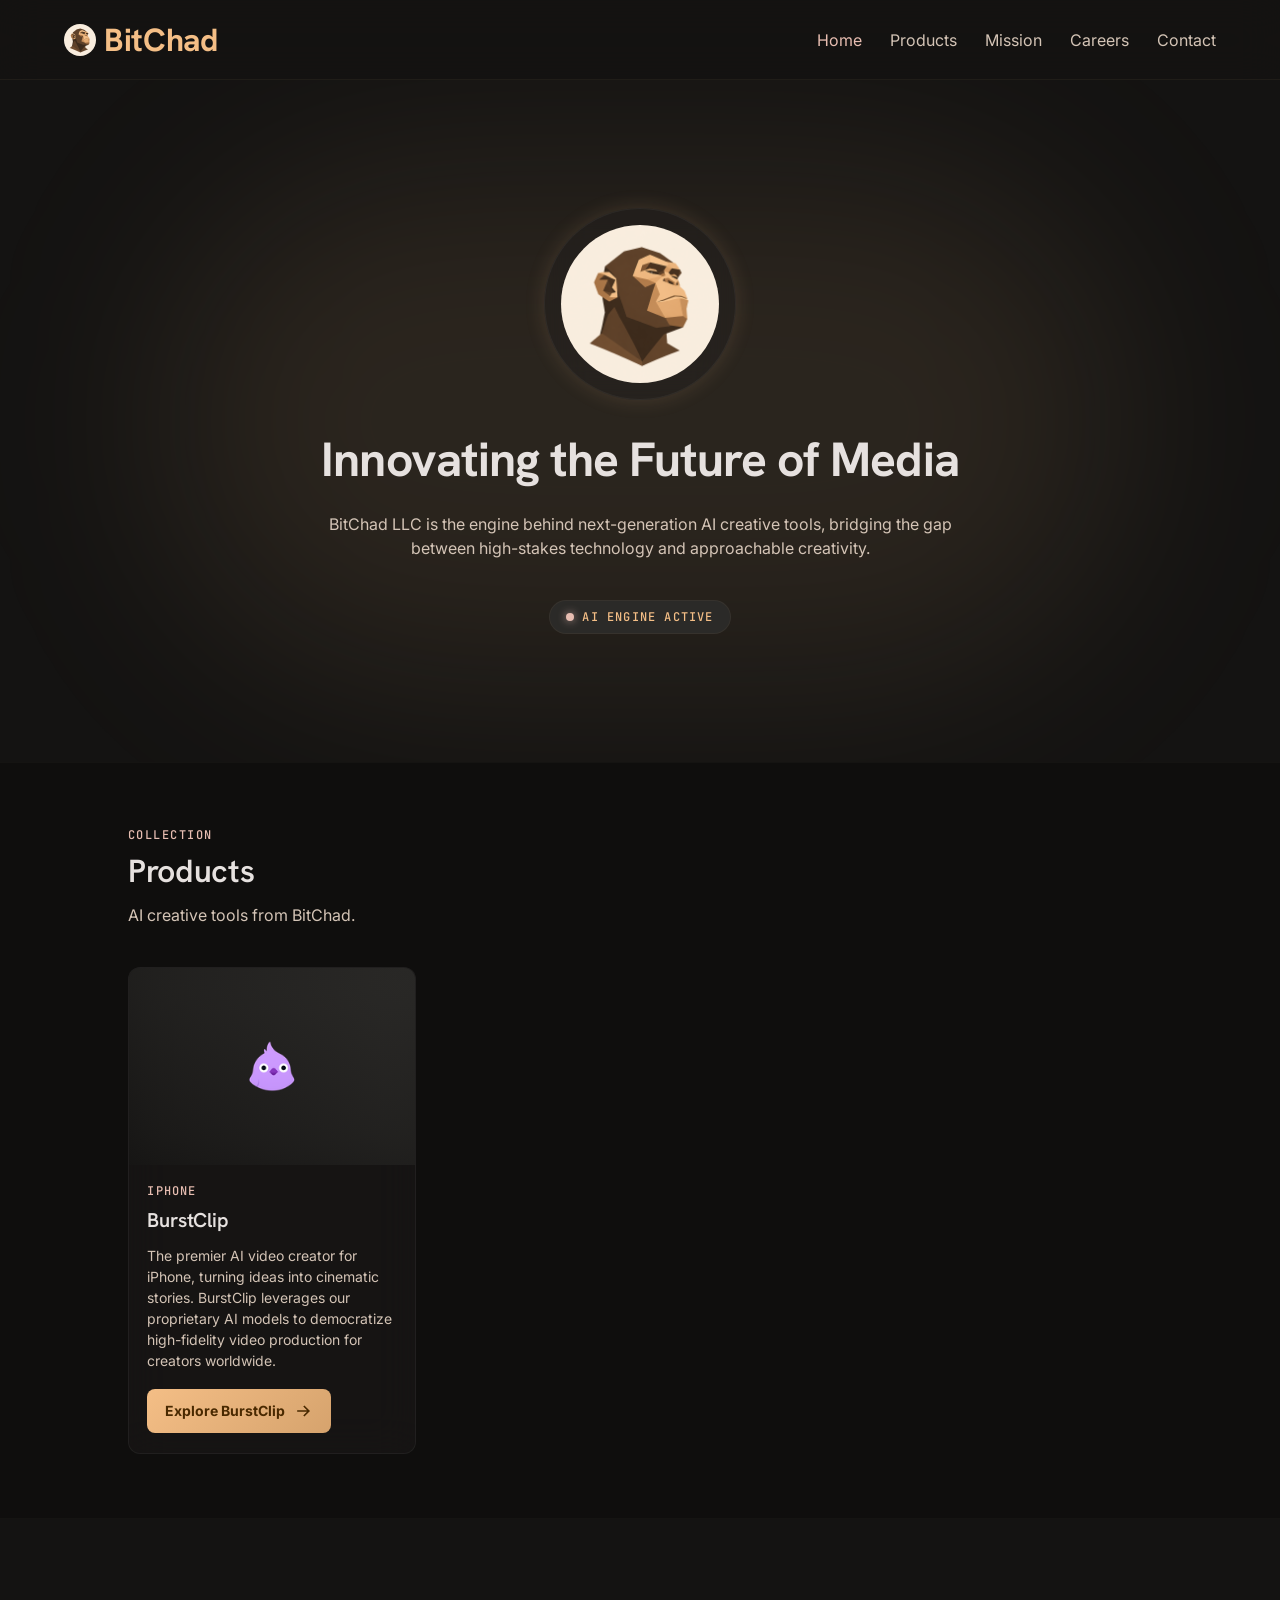
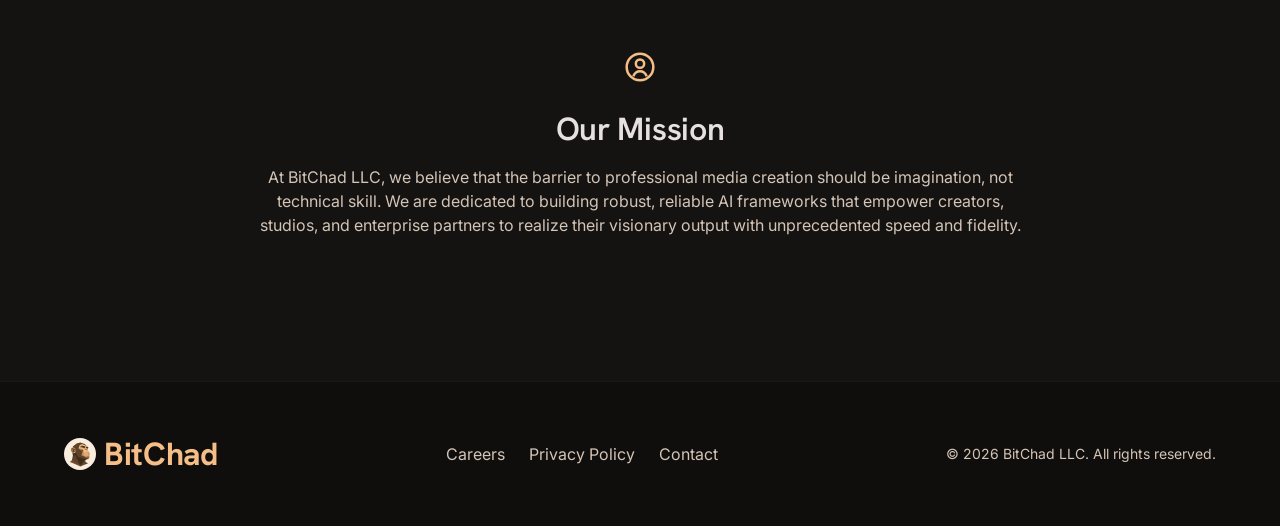
<file: index.html>
<!DOCTYPE html>
<html lang="en">
<head>
  <meta charset="utf-8">
  <meta name="viewport" content="width=device-width, initial-scale=1">
  <title>BitChad LLC — Innovating the Future of Media</title>
  <meta name="description" content="BitChad LLC builds next-generation AI creative tools, including BurstClip, the iPhone video creator that turns ideas into cinematic stories.">
  <link rel="icon" href="assets/images/favicon.png" type="image/png">
  <link rel="preconnect" href="https://fonts.googleapis.com">
  <link rel="preconnect" href="https://fonts.gstatic.com" crossorigin>
  <link href="https://fonts.googleapis.com/css2?family=Hanken+Grotesk:wght@600;700;800&family=Inter:wght@400;500;600;700&family=JetBrains+Mono:wght@500&display=swap" rel="stylesheet">
  <link rel="stylesheet" href="assets/css/styles.css">
</head>
<body>
  <header class="site-header">
    <div class="container header-inner">
      <a class="brand" href="index.html">
        <img class="brand-mark" src="assets/images/brand-ape-sm.png" alt="BitChad mark">
        <span class="brand-name">BitChad</span>
      </a>
      <button class="nav-toggle" type="button" data-nav-toggle aria-expanded="false" aria-controls="site-nav">
        <span class="visually-hidden">Menu</span>
        <svg viewBox="0 0 24 24" fill="none" stroke="currentColor" stroke-width="2" aria-hidden="true">
          <path d="M4 7h16M4 12h16M4 17h16"></path>
        </svg>
      </button>
      <nav class="site-nav" id="site-nav" data-site-nav>
        <a href="index.html" aria-current="page">Home</a>
        <a href="#products">Products</a>
        <a href="#mission">Mission</a>
        <a href="careers.html">Careers</a>
        <a href="contact.html">Contact</a>
      </nav>
    </div>
  </header>

  <main>
    <section class="hero">
      <div class="hero-glow" aria-hidden="true"></div>
      <div class="hero-mark">
        <img src="assets/images/brand-ape.png" alt="BitChad corporate brand mark">
      </div>
      <h1 class="headline-xl">Innovating the Future of Media</h1>
      <p class="lede">BitChad LLC is the engine behind next-generation AI creative tools, bridging the gap between high-stakes technology and approachable creativity.</p>
      <span class="status-chip">
        <span class="status-dot" aria-hidden="true"></span>
        AI Engine Active
      </span>
    </section>

    <section class="section section-tight section-band" id="products">
      <div class="container">
        <header class="collection-header">
          <p class="collection-kicker">Collection</p>
          <h2 class="headline-lg">Products</h2>
          <p class="muted">AI creative tools from BitChad.</p>
        </header>
        <div class="collection-grid">
          <article class="product-card">
            <div class="product-cover">
              <div class="preview-shade" aria-hidden="true"></div>
              <img class="product-cover-mark" src="assets/images/burstclip-logo.png" alt="">
            </div>
            <div class="product-body">
              <p class="product-meta">iPhone</p>
              <div class="product-heading">
                <h3 class="headline-lg">BurstClip</h3>
              </div>
              <p class="muted product-copy">The premier AI video creator for iPhone, turning ideas into cinematic stories. BurstClip leverages our proprietary AI models to democratize high-fidelity video production for creators worldwide.</p>
              <a class="btn btn-primary" href="https://burstclip.com">
                Explore BurstClip
                <svg viewBox="0 0 24 24" fill="none" stroke="currentColor" stroke-width="2" aria-hidden="true">
                  <path d="M5 12h14M13 6l6 6-6 6"></path>
                </svg>
              </a>
            </div>
          </article>
        </div>
      </div>
    </section>

    <section class="section mission" id="mission">
      <div class="mission-inner">
        <svg class="mission-icon" viewBox="0 0 24 24" fill="none" stroke="currentColor" stroke-width="1.5" aria-hidden="true">
          <circle cx="12" cy="12" r="8"></circle>
          <circle cx="12" cy="10" r="2.5"></circle>
          <path d="M8 17.5c.8-2 2.3-3 4-3s3.2 1 4 3"></path>
        </svg>
        <h2 class="headline-lg">Our Mission</h2>
        <p class="muted">At BitChad LLC, we believe that the barrier to professional media creation should be imagination, not technical skill. We are dedicated to building robust, reliable AI frameworks that empower creators, studios, and enterprise partners to realize their visionary output with unprecedented speed and fidelity.</p>
      </div>
    </section>
  </main>

  <footer class="site-footer">
    <div class="container footer-inner">
      <a class="brand" href="index.html">
        <img class="brand-mark" src="assets/images/brand-ape-sm.png" alt="BitChad mark">
        <span class="brand-name">BitChad</span>
      </a>
      <nav class="footer-nav">
        <a href="careers.html">Careers</a>
        <a href="privacy.html">Privacy Policy</a>
        <a href="contact.html">Contact</a>
      </nav>
      <p class="copyright">© 2026 BitChad LLC. All rights reserved.</p>
    </div>
  </footer>

  <script src="assets/js/main.js"></script>
</body>
</html>
</file>
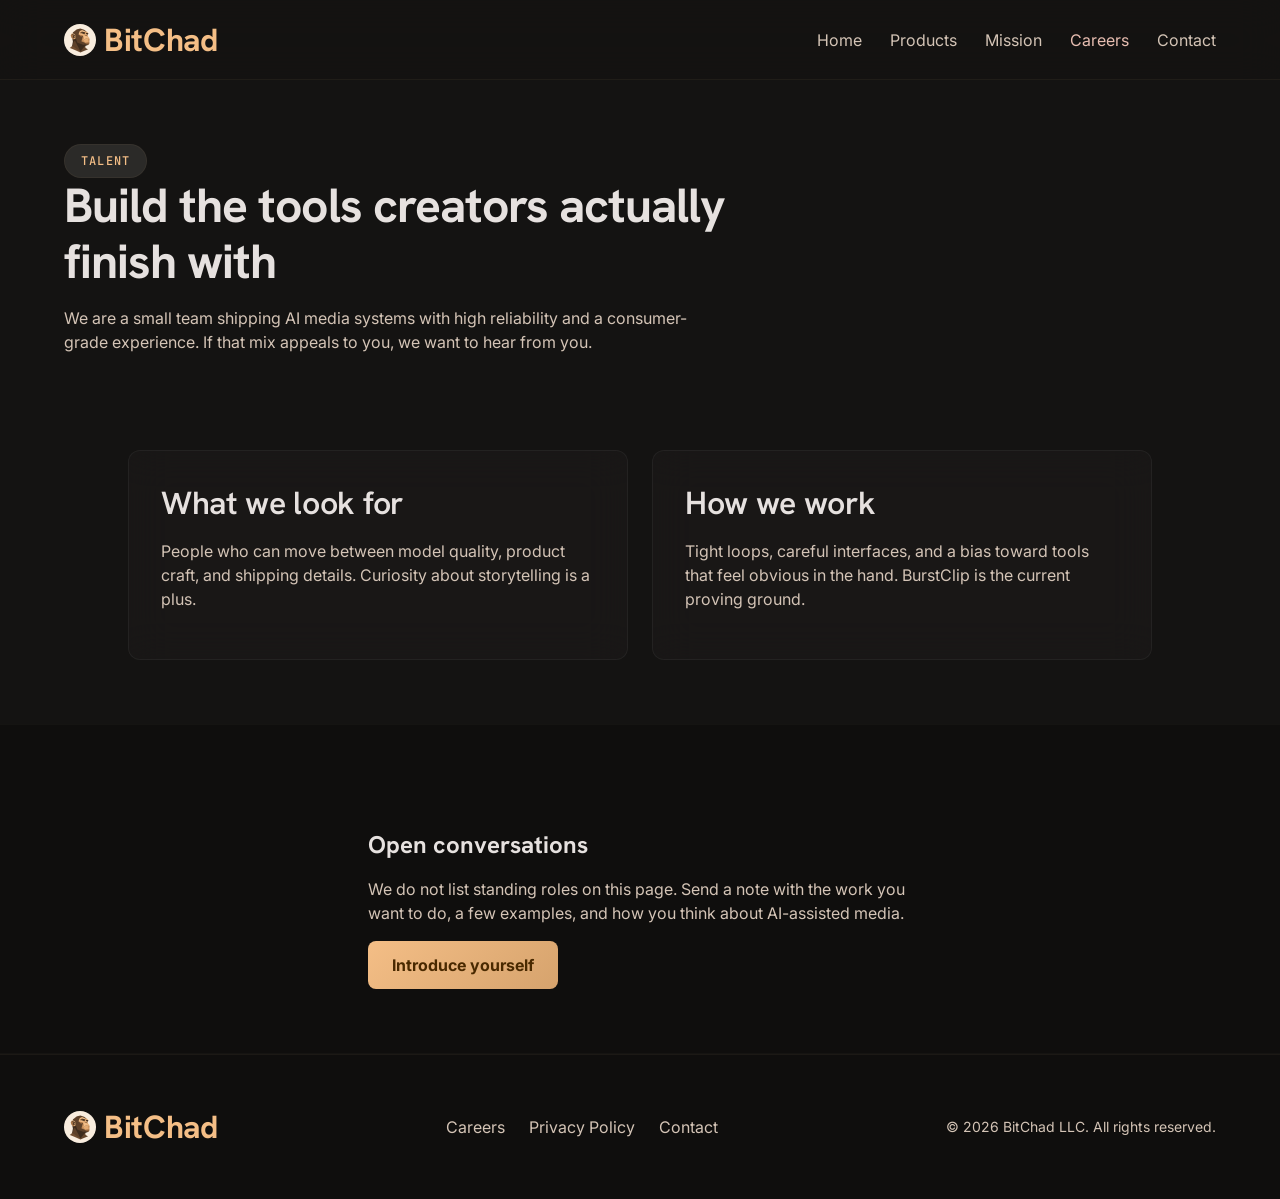
<file: careers.html>
<!DOCTYPE html>
<html lang="en">
<head>
  <meta charset="utf-8">
  <meta name="viewport" content="width=device-width, initial-scale=1">
  <title>Careers — BitChad LLC</title>
  <meta name="description" content="Join BitChad LLC to build AI creative tools that make professional media production faster and more approachable.">
  <link rel="icon" href="assets/images/favicon.png" type="image/png">
  <link rel="preconnect" href="https://fonts.googleapis.com">
  <link rel="preconnect" href="https://fonts.gstatic.com" crossorigin>
  <link href="https://fonts.googleapis.com/css2?family=Hanken+Grotesk:wght@600;700;800&family=Inter:wght@400;500;600;700&family=JetBrains+Mono:wght@500&display=swap" rel="stylesheet">
  <link rel="stylesheet" href="assets/css/styles.css">
</head>
<body>
  <header class="site-header">
    <div class="container header-inner">
      <a class="brand" href="index.html">
        <img class="brand-mark" src="assets/images/brand-ape-sm.png" alt="BitChad mark">
        <span class="brand-name">BitChad</span>
      </a>
      <button class="nav-toggle" type="button" data-nav-toggle aria-expanded="false" aria-controls="site-nav">
        <span class="visually-hidden">Menu</span>
        <svg viewBox="0 0 24 24" fill="none" stroke="currentColor" stroke-width="2" aria-hidden="true">
          <path d="M4 7h16M4 12h16M4 17h16"></path>
        </svg>
      </button>
      <nav class="site-nav" id="site-nav" data-site-nav>
        <a href="index.html">Home</a>
        <a href="index.html#products">Products</a>
        <a href="index.html#mission">Mission</a>
        <a href="careers.html" aria-current="page">Careers</a>
        <a href="contact.html">Contact</a>
      </nav>
    </div>
  </header>

  <main>
    <section class="page-hero container">
      <span class="status-chip">Talent</span>
      <h1 class="headline-xl">Build the tools creators actually finish with</h1>
      <p class="lede">We are a small team shipping AI media systems with high reliability and a consumer-grade experience. If that mix appeals to you, we want to hear from you.</p>
    </section>

    <section class="section section-tight">
      <div class="container card-grid two">
        <article class="glass-card">
          <h2 class="headline-lg">What we look for</h2>
          <p class="muted">People who can move between model quality, product craft, and shipping details. Curiosity about storytelling is a plus.</p>
        </article>
        <article class="glass-card">
          <h2 class="headline-lg">How we work</h2>
          <p class="muted">Tight loops, careful interfaces, and a bias toward tools that feel obvious in the hand. BurstClip is the current proving ground.</p>
        </article>
      </div>
    </section>

    <section class="section section-tight section-band">
      <div class="container prose">
        <h2>Open conversations</h2>
        <p>We do not list standing roles on this page. Send a note with the work you want to do, a few examples, and how you think about AI-assisted media.</p>
        <a class="btn btn-primary" href="contact.html">Introduce yourself</a>
      </div>
    </section>
  </main>

  <footer class="site-footer">
    <div class="container footer-inner">
      <a class="brand" href="index.html">
        <img class="brand-mark" src="assets/images/brand-ape-sm.png" alt="BitChad mark">
        <span class="brand-name">BitChad</span>
      </a>
      <nav class="footer-nav">
        <a href="careers.html">Careers</a>
        <a href="privacy.html">Privacy Policy</a>
        <a href="contact.html">Contact</a>
      </nav>
      <p class="copyright">© 2026 BitChad LLC. All rights reserved.</p>
    </div>
  </footer>

  <script src="assets/js/main.js"></script>
</body>
</html>
</file>
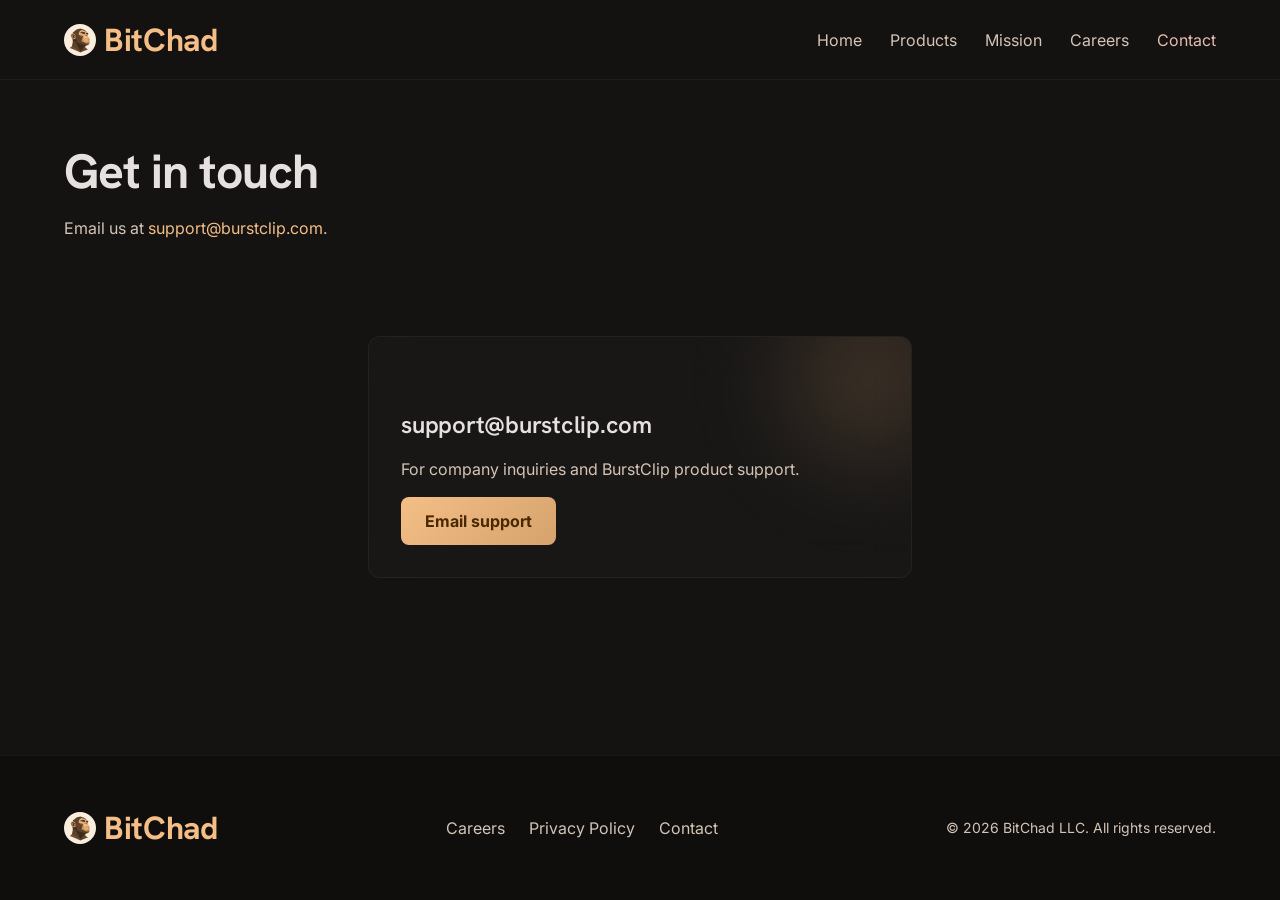
<file: contact.html>
<!DOCTYPE html>
<html lang="en">
<head>
  <meta charset="utf-8">
  <meta name="viewport" content="width=device-width, initial-scale=1">
  <title>Contact — BitChad LLC</title>
  <meta name="description" content="Contact BitChad LLC about BurstClip, partnerships, or careers.">
  <link rel="icon" href="assets/images/favicon.png" type="image/png">
  <link rel="preconnect" href="https://fonts.googleapis.com">
  <link rel="preconnect" href="https://fonts.gstatic.com" crossorigin>
  <link href="https://fonts.googleapis.com/css2?family=Hanken+Grotesk:wght@600;700;800&family=Inter:wght@400;500;600;700&family=JetBrains+Mono:wght@500&display=swap" rel="stylesheet">
  <link rel="stylesheet" href="assets/css/styles.css">
</head>
<body>
  <header class="site-header">
    <div class="container header-inner">
      <a class="brand" href="index.html">
        <img class="brand-mark" src="assets/images/brand-ape-sm.png" alt="BitChad mark">
        <span class="brand-name">BitChad</span>
      </a>
      <button class="nav-toggle" type="button" data-nav-toggle aria-expanded="false" aria-controls="site-nav">
        <span class="visually-hidden">Menu</span>
        <svg viewBox="0 0 24 24" fill="none" stroke="currentColor" stroke-width="2" aria-hidden="true">
          <path d="M4 7h16M4 12h16M4 17h16"></path>
        </svg>
      </button>
      <nav class="site-nav" id="site-nav" data-site-nav>
        <a href="index.html">Home</a>
        <a href="index.html#products">Products</a>
        <a href="index.html#mission">Mission</a>
        <a href="careers.html">Careers</a>
        <a href="contact.html" aria-current="page">Contact</a>
      </nav>
    </div>
  </header>

  <main>
    <section class="page-hero container">
      <h1 class="headline-xl">Get in touch</h1>
      <p class="lede">Email us at <a href="mailto:support@burstclip.com">support@burstclip.com</a>.</p>
    </section>

    <section class="section section-tight">
      <div class="container prose">
        <article class="glass-card">
          <div class="card-glow" aria-hidden="true"></div>
          <h2 class="headline-lg">support@burstclip.com</h2>
          <p class="muted">For company inquiries and BurstClip product support.</p>
          <a class="btn btn-primary" href="mailto:support@burstclip.com">Email support</a>
        </article>
      </div>
    </section>
  </main>

  <footer class="site-footer">
    <div class="container footer-inner">
      <a class="brand" href="index.html">
        <img class="brand-mark" src="assets/images/brand-ape-sm.png" alt="BitChad mark">
        <span class="brand-name">BitChad</span>
      </a>
      <nav class="footer-nav">
        <a href="careers.html">Careers</a>
        <a href="privacy.html">Privacy Policy</a>
        <a href="contact.html">Contact</a>
      </nav>
      <p class="copyright">© 2026 BitChad LLC. All rights reserved.</p>
    </div>
  </footer>

  <script src="assets/js/main.js"></script>
</body>
</html>
</file>
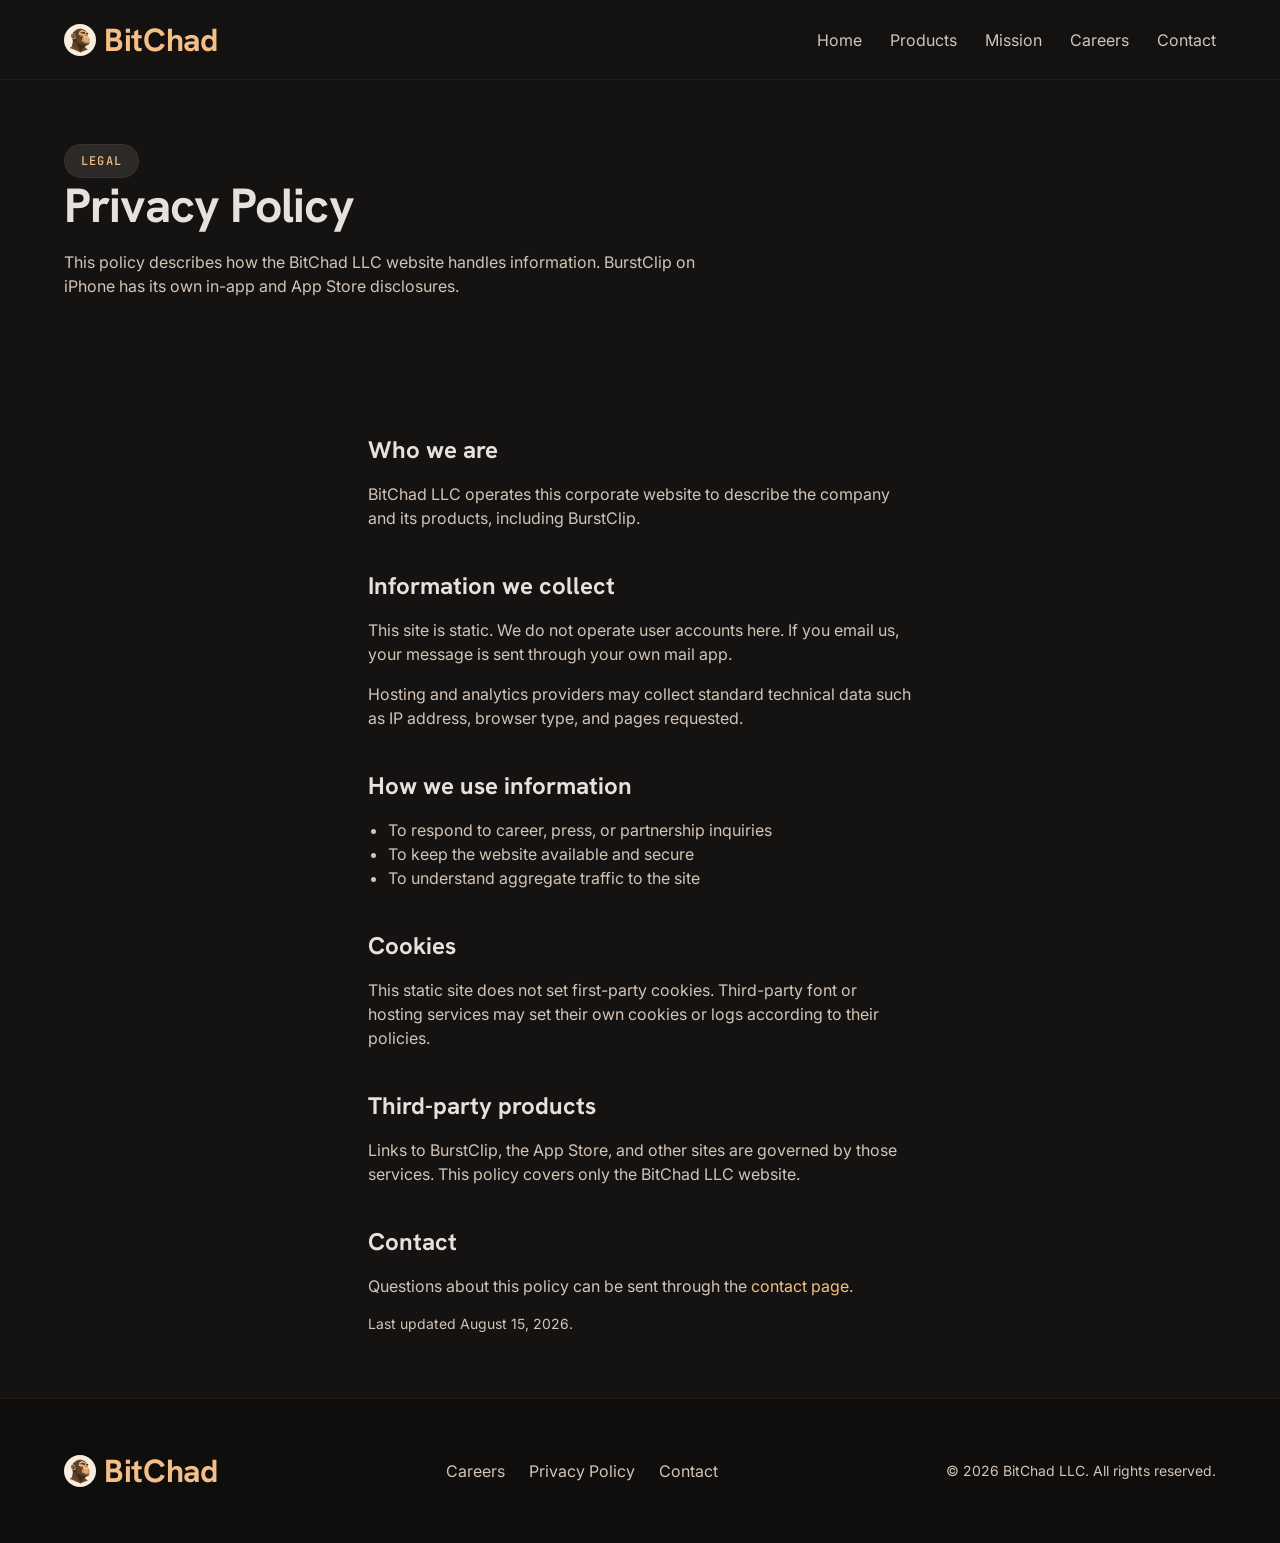
<file: privacy.html>
<!DOCTYPE html>
<html lang="en">
<head>
  <meta charset="utf-8">
  <meta name="viewport" content="width=device-width, initial-scale=1">
  <title>Privacy Policy — BitChad LLC</title>
  <meta name="description" content="Privacy policy for the BitChad LLC website.">
  <link rel="icon" href="assets/images/favicon.png" type="image/png">
  <link rel="preconnect" href="https://fonts.googleapis.com">
  <link rel="preconnect" href="https://fonts.gstatic.com" crossorigin>
  <link href="https://fonts.googleapis.com/css2?family=Hanken+Grotesk:wght@600;700;800&family=Inter:wght@400;500;600;700&family=JetBrains+Mono:wght@500&display=swap" rel="stylesheet">
  <link rel="stylesheet" href="assets/css/styles.css">
</head>
<body>
  <header class="site-header">
    <div class="container header-inner">
      <a class="brand" href="index.html">
        <img class="brand-mark" src="assets/images/brand-ape-sm.png" alt="BitChad mark">
        <span class="brand-name">BitChad</span>
      </a>
      <button class="nav-toggle" type="button" data-nav-toggle aria-expanded="false" aria-controls="site-nav">
        <span class="visually-hidden">Menu</span>
        <svg viewBox="0 0 24 24" fill="none" stroke="currentColor" stroke-width="2" aria-hidden="true">
          <path d="M4 7h16M4 12h16M4 17h16"></path>
        </svg>
      </button>
      <nav class="site-nav" id="site-nav" data-site-nav>
        <a href="index.html">Home</a>
        <a href="index.html#products">Products</a>
        <a href="index.html#mission">Mission</a>
        <a href="careers.html">Careers</a>
        <a href="contact.html">Contact</a>
      </nav>
    </div>
  </header>

  <main>
    <section class="page-hero container">
      <span class="status-chip">Legal</span>
      <h1 class="headline-xl">Privacy Policy</h1>
      <p class="lede">This policy describes how the BitChad LLC website handles information. BurstClip on iPhone has its own in-app and App Store disclosures.</p>
    </section>

    <section class="section section-tight">
      <div class="container prose">
        <h2>Who we are</h2>
        <p>BitChad LLC operates this corporate website to describe the company and its products, including BurstClip.</p>

        <h2>Information we collect</h2>
        <p>This site is static. We do not operate user accounts here. If you email us, your message is sent through your own mail app.</p>
        <p>Hosting and analytics providers may collect standard technical data such as IP address, browser type, and pages requested.</p>

        <h2>How we use information</h2>
        <ul>
          <li>To respond to career, press, or partnership inquiries</li>
          <li>To keep the website available and secure</li>
          <li>To understand aggregate traffic to the site</li>
        </ul>

        <h2>Cookies</h2>
        <p>This static site does not set first-party cookies. Third-party font or hosting services may set their own cookies or logs according to their policies.</p>

        <h2>Third-party products</h2>
        <p>Links to BurstClip, the App Store, and other sites are governed by those services. This policy covers only the BitChad LLC website.</p>

        <h2>Contact</h2>
        <p>Questions about this policy can be sent through the <a href="contact.html">contact page</a>.</p>
        <p class="form-note">Last updated August 15, 2026.</p>
      </div>
    </section>
  </main>

  <footer class="site-footer">
    <div class="container footer-inner">
      <a class="brand" href="index.html">
        <img class="brand-mark" src="assets/images/brand-ape-sm.png" alt="BitChad mark">
        <span class="brand-name">BitChad</span>
      </a>
      <nav class="footer-nav">
        <a href="careers.html">Careers</a>
        <a href="privacy.html">Privacy Policy</a>
        <a href="contact.html">Contact</a>
      </nav>
      <p class="copyright">© 2026 BitChad LLC. All rights reserved.</p>
    </div>
  </footer>

  <script src="assets/js/main.js"></script>
</body>
</html>
</file>
<file: assets/css/styles.css>
:root {
  --surface: #141312;
  --surface-dim: #141312;
  --surface-bright: #3b3937;
  --surface-lowest: #0f0e0d;
  --surface-low: #1d1b1a;
  --surface-container: #211f1e;
  --surface-high: #2b2a28;
  --surface-highest: #363433;
  --on-surface: #e6e1df;
  --on-surface-variant: #d4c4b6;
  --outline: #9d8e82;
  --outline-variant: #50453a;
  --primary: #f4be86;
  --primary-container: #d6a36d;
  --on-primary: #492900;
  --secondary: #e7bdb1;
  --secondary-container: #5d4037;
  --tertiary: #d4c6b4;
  --error: #ffb4ab;
  --font-display: "Hanken Grotesk", "Segoe UI", sans-serif;
  --font-body: Inter, "Segoe UI", sans-serif;
  --font-mono: "JetBrains Mono", ui-monospace, monospace;
  --container: 1280px;
  --margin: 16px;
  --gutter: 24px;
  --radius: 0.25rem;
  --radius-lg: 0.5rem;
  --radius-xl: 0.75rem;
  --header-h: 5rem;
}

@media (min-width: 768px) {
  :root {
    --margin: 64px;
  }
}

*,
*::before,
*::after {
  box-sizing: border-box;
}

html {
  scroll-behavior: smooth;
}

body {
  margin: 0;
  min-height: 100vh;
  display: flex;
  flex-direction: column;
  background: var(--surface);
  color: var(--on-surface);
  font-family: var(--font-body);
  font-size: 16px;
  line-height: 24px;
  font-weight: 400;
  -webkit-font-smoothing: antialiased;
}

img {
  max-width: 100%;
  display: block;
}

a {
  color: inherit;
  text-decoration: none;
}

button,
input,
textarea,
select {
  font: inherit;
}

.container {
  width: 100%;
  max-width: var(--container);
  margin: 0 auto;
  padding-left: var(--margin);
  padding-right: var(--margin);
}

.site-header {
  position: fixed;
  top: 0;
  width: 100%;
  z-index: 50;
  height: var(--header-h);
  background: rgba(20, 19, 18, 0.8);
  backdrop-filter: blur(20px);
  -webkit-backdrop-filter: blur(20px);
  border-bottom: 1px solid rgba(80, 69, 58, 0.2);
}

.header-inner {
  height: 100%;
  display: flex;
  align-items: center;
  justify-content: space-between;
  gap: 1.5rem;
}

.brand {
  display: flex;
  align-items: center;
  gap: 0.5rem;
  color: var(--primary);
}

.brand-mark {
  width: 2rem;
  height: 2rem;
  object-fit: cover;
  border-radius: 999px;
}

.brand-name {
  font-family: var(--font-display);
  font-size: 32px;
  line-height: 40px;
  font-weight: 700;
  letter-spacing: -0.01em;
}

.nav-toggle {
  display: inline-flex;
  align-items: center;
  justify-content: center;
  width: 2.5rem;
  height: 2.5rem;
  border: 1px solid rgba(80, 69, 58, 0.4);
  border-radius: var(--radius-lg);
  background: transparent;
  color: var(--primary);
  cursor: pointer;
}

.nav-toggle svg {
  width: 1.25rem;
  height: 1.25rem;
}

.site-nav {
  display: none;
  align-items: center;
  gap: 1.75rem;
}

.site-nav a {
  color: var(--on-surface-variant);
  transition: color 0.2s ease;
}

.site-nav a:hover,
.site-nav a[aria-current="page"] {
  color: var(--secondary);
}

@media (min-width: 900px) {
  .nav-toggle {
    display: none;
  }

  .site-nav {
    display: flex;
  }
}

.site-nav.is-open {
  display: flex;
  position: absolute;
  top: var(--header-h);
  left: 0;
  right: 0;
  flex-direction: column;
  align-items: flex-start;
  gap: 0;
  padding: 0.75rem var(--margin) 1.25rem;
  background: rgba(15, 14, 13, 0.96);
  border-bottom: 1px solid rgba(80, 69, 58, 0.3);
}

.site-nav.is-open a {
  width: 100%;
  padding: 0.85rem 0;
  border-bottom: 1px solid rgba(80, 69, 58, 0.2);
}

main {
  flex: 1;
  padding-top: var(--header-h);
}

.hero {
  position: relative;
  overflow: hidden;
  padding: 4rem var(--margin);
  text-align: center;
  display: flex;
  flex-direction: column;
  align-items: center;
}

@media (min-width: 768px) {
  .hero {
    padding: 8rem var(--margin);
  }
}

.hero-glow {
  position: absolute;
  top: 50%;
  left: 50%;
  width: 75%;
  height: 75%;
  transform: translate(-50%, -50%);
  background: rgba(244, 190, 134, 0.1);
  border-radius: 999px;
  filter: blur(100px);
  pointer-events: none;
  z-index: -1;
}

.hero-mark {
  width: 8rem;
  height: 8rem;
  margin-bottom: 2rem;
  padding: 1rem;
  border-radius: 999px;
  display: flex;
  align-items: center;
  justify-content: center;
  background: rgba(33, 31, 30, 0.4);
  backdrop-filter: blur(20px);
  -webkit-backdrop-filter: blur(20px);
  border: 1px solid rgba(255, 255, 255, 0.05);
  box-shadow: 0 0 20px rgba(244, 190, 134, 0.15);
}

@media (min-width: 768px) {
  .hero-mark {
    width: 12rem;
    height: 12rem;
  }
}

.hero-mark img {
  width: 100%;
  height: 100%;
  object-fit: cover;
  border-radius: 999px;
}

.headline-xl {
  margin: 0 0 1.5rem;
  max-width: 48rem;
  font-family: var(--font-display);
  font-size: 32px;
  line-height: 40px;
  font-weight: 700;
  letter-spacing: -0.02em;
}

@media (min-width: 768px) {
  .headline-xl {
    font-size: 48px;
    line-height: 56px;
  }
}

.lede {
  margin: 0 0 2.5rem;
  max-width: 42rem;
  color: var(--on-surface-variant);
}

.lede a,
.muted a,
.prose a:not(.btn) {
  color: var(--primary);
}

.lede a:hover,
.muted a:hover,
.prose a:not(.btn):hover {
  color: var(--secondary);
}

.status-chip {
  display: inline-flex;
  align-items: center;
  gap: 0.5rem;
  padding: 0.5rem 1rem;
  border-radius: 999px;
  background: var(--surface-high);
  color: var(--primary);
  border: 1px solid rgba(80, 69, 58, 0.3);
  font-family: var(--font-mono);
  font-size: 12px;
  line-height: 16px;
  letter-spacing: 0.1em;
  font-weight: 500;
  text-transform: uppercase;
}

.status-dot {
  width: 0.5rem;
  height: 0.5rem;
  border-radius: 999px;
  background: var(--secondary);
  box-shadow: 0 0 8px rgba(231, 189, 177, 0.7);
}

.section {
  padding: 4rem var(--margin);
}

@media (min-width: 768px) {
  .section {
    padding: 8rem var(--margin);
  }
}

.section-tight {
  padding-top: 4rem;
  padding-bottom: 4rem;
}

.section-band {
  background: var(--surface-lowest);
  border-top: 1px solid rgba(80, 69, 58, 0.1);
  border-bottom: 1px solid rgba(80, 69, 58, 0.1);
}

.collection-header {
  margin-bottom: 2.5rem;
}

.collection-header .headline-lg {
  margin-bottom: 0.75rem;
}

.collection-header .muted {
  margin: 0;
  max-width: 36rem;
}

.collection-kicker {
  margin: 0 0 0.5rem;
  color: var(--secondary);
  font-family: var(--font-mono);
  font-size: 12px;
  line-height: 16px;
  letter-spacing: 0.12em;
  font-weight: 500;
  text-transform: uppercase;
}

.collection-grid {
  display: grid;
  grid-template-columns: minmax(0, 18rem);
  gap: 1.25rem;
}

@media (min-width: 768px) {
  .collection-grid {
    grid-template-columns: repeat(auto-fill, minmax(16rem, 18rem));
  }
}

.product-card {
  display: flex;
  flex-direction: column;
  max-width: 18rem;
  overflow: hidden;
  border-radius: var(--radius-xl);
  background: rgba(33, 31, 30, 0.4);
  backdrop-filter: blur(20px);
  -webkit-backdrop-filter: blur(20px);
  border: 1px solid rgba(255, 255, 255, 0.05);
  transition: background 0.3s ease, border-color 0.3s ease;
}

.product-card:hover {
  background: var(--surface-low);
  border-color: rgba(244, 190, 134, 0.18);
}

.product-cover {
  position: relative;
  width: 100%;
  aspect-ratio: 16 / 11;
  background: var(--surface-high);
  overflow: hidden;
  display: flex;
  align-items: center;
  justify-content: center;
  box-shadow: inset 0 0 40px rgba(0, 0, 0, 0.35);
}

.product-cover-mark {
  position: relative;
  z-index: 1;
  width: 3.25rem;
  height: 3.25rem;
  object-fit: contain;
}

.product-body {
  display: flex;
  flex-direction: column;
  flex: 1;
  padding: 1.15rem 1.15rem 1.25rem;
}

.product-body .btn {
  align-self: flex-start;
  margin-top: auto;
  padding: 0.6rem 1.1rem;
  font-size: 14px;
}

.product-meta {
  margin: 0 0 0.5rem;
  color: var(--secondary);
  font-family: var(--font-mono);
  font-size: 12px;
  line-height: 16px;
  letter-spacing: 0.1em;
  font-weight: 500;
  text-transform: uppercase;
}

.glass-card {
  position: relative;
  overflow: hidden;
  padding: 2rem;
  border-radius: var(--radius-xl);
  background: rgba(33, 31, 30, 0.4);
  backdrop-filter: blur(20px);
  -webkit-backdrop-filter: blur(20px);
  border: 1px solid rgba(255, 255, 255, 0.05);
  transition: background 0.3s ease;
}

.glass-card:hover {
  background: var(--surface-low);
}

.card-glow {
  position: absolute;
  top: -2.5rem;
  right: -2.5rem;
  width: 10rem;
  height: 10rem;
  background: rgba(214, 163, 109, 0.2);
  border-radius: 999px;
  filter: blur(50px);
  pointer-events: none;
}

.product-heading {
  display: flex;
  align-items: center;
  gap: 0.75rem;
  margin-bottom: 0.75rem;
}

.product-heading .headline-lg {
  font-size: 20px;
  line-height: 26px;
}

.headline-lg {
  margin: 0;
  font-family: var(--font-display);
  font-size: 24px;
  line-height: 32px;
  font-weight: 600;
}

@media (min-width: 768px) {
  .headline-lg {
    font-size: 32px;
    line-height: 40px;
    letter-spacing: -0.01em;
  }
}

.muted {
  color: var(--on-surface-variant);
}

.product-copy {
  margin: 0 0 1.15rem;
  font-size: 14px;
  line-height: 1.5;
}

.btn {
  display: inline-flex;
  align-items: center;
  justify-content: center;
  gap: 0.5rem;
  padding: 0.75rem 1.5rem;
  border-radius: var(--radius-lg);
  border: 0;
  font-weight: 700;
  cursor: pointer;
  transition: transform 0.3s ease, box-shadow 0.3s ease;
}

.btn-primary {
  background: linear-gradient(135deg, var(--primary), var(--primary-container));
  color: var(--on-primary);
}

.btn-primary:hover {
  transform: scale(1.02);
  box-shadow: 0 0 15px rgba(244, 190, 134, 0.4);
}

.btn-ghost {
  background: transparent;
  color: var(--primary);
  border: 1px solid var(--secondary-container);
}

.btn-ghost:hover {
  background: rgba(244, 190, 134, 0.08);
}

.btn svg {
  width: 1.25rem;
  height: 1.25rem;
}

.preview-shade {
  position: absolute;
  inset: 0;
  background: linear-gradient(to top right, var(--surface), var(--surface-high));
  opacity: 0.8;
}

.mission {
  text-align: center;
}

.mission-inner {
  max-width: 48rem;
  margin: 0 auto;
}

.mission-icon {
  width: 2.5rem;
  height: 2.5rem;
  margin: 0 auto 1rem;
  color: var(--primary);
}

.page-hero {
  padding: 4rem var(--margin) 2rem;
}

.page-hero h1 {
  margin: 0 0 1rem;
}

.page-hero p {
  margin: 0;
  max-width: 40rem;
}

.card-grid {
  display: grid;
  grid-template-columns: 1fr;
  gap: var(--gutter);
}

@media (min-width: 768px) {
  .card-grid {
    grid-template-columns: repeat(3, 1fr);
  }

  .card-grid.two {
    grid-template-columns: repeat(2, 1fr);
  }
}

.stat {
  font-family: var(--font-display);
  font-size: 32px;
  line-height: 40px;
  font-weight: 700;
  color: var(--primary);
}

.prose {
  max-width: 42rem;
}

.prose h2 {
  font-family: var(--font-display);
  font-size: 24px;
  line-height: 32px;
  margin: 2.5rem 0 0.75rem;
}

.prose p,
.prose li {
  color: var(--on-surface-variant);
}

.prose ul {
  padding-left: 1.25rem;
}

.contact-layout {
  display: grid;
  grid-template-columns: 1fr;
  gap: 3rem;
}

@media (min-width: 768px) {
  .contact-layout {
    grid-template-columns: 1.1fr 0.9fr;
    align-items: start;
  }
}

.form {
  display: grid;
  gap: 1.25rem;
}

.field {
  display: grid;
  gap: 0.4rem;
}

.field label {
  font-family: var(--font-mono);
  font-size: 12px;
  letter-spacing: 0.1em;
  text-transform: uppercase;
  color: var(--primary);
}

.field input,
.field textarea,
.field select {
  width: 100%;
  padding: 0.85rem 0.9rem;
  color: var(--on-surface);
  background: rgba(33, 31, 30, 0.6);
  border: 1px solid transparent;
  border-bottom: 1px solid var(--outline-variant);
  border-radius: var(--radius);
}

.field input:focus,
.field textarea:focus,
.field select:focus {
  outline: none;
  border: 1px solid var(--primary);
}

.field textarea {
  min-height: 8rem;
  resize: vertical;
}

.form-note {
  margin: 0;
  font-size: 14px;
  line-height: 20px;
}

.form-success {
  display: none;
  padding: 1rem 1.1rem;
  border-radius: var(--radius-lg);
  background: rgba(244, 190, 134, 0.1);
  border: 1px solid rgba(244, 190, 134, 0.25);
  color: var(--primary);
}

.form-success.is-visible {
  display: block;
}

.site-footer {
  margin-top: auto;
  background: var(--surface-lowest);
  border-top: 1px solid rgba(80, 69, 58, 0.2);
}

.footer-inner {
  display: flex;
  flex-direction: column;
  align-items: center;
  gap: 2rem;
  padding: 3rem var(--margin);
}

@media (min-width: 768px) {
  .footer-inner {
    flex-direction: row;
    justify-content: space-between;
  }
}

.footer-nav {
  display: flex;
  flex-wrap: wrap;
  justify-content: center;
  gap: 1.5rem;
  color: var(--on-surface-variant);
}

.footer-nav a:hover {
  color: var(--secondary);
}

.copyright {
  font-size: 14px;
  line-height: 20px;
  color: var(--on-surface-variant);
}

.visually-hidden {
  position: absolute;
  width: 1px;
  height: 1px;
  padding: 0;
  margin: -1px;
  overflow: hidden;
  clip: rect(0, 0, 0, 0);
  border: 0;
}
</file>
